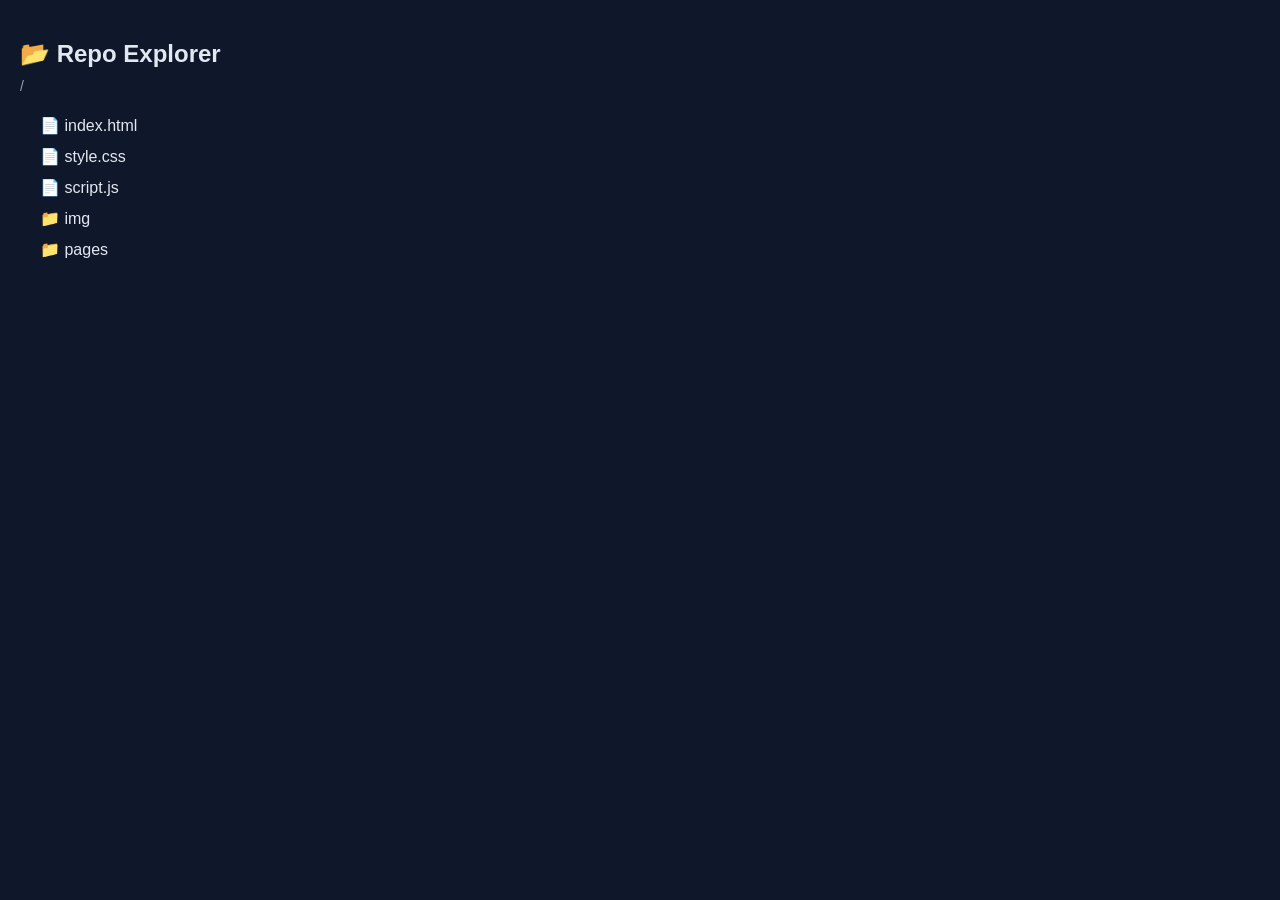
<file: index.html>
<!DOCTYPE html>
<html lang="en">
<head>
<meta charset="UTF-8">
<title>Static Repo Explorer</title>

<style>
    body {
        font-family: Arial, sans-serif;
        background: #0f172a;
        color: #e2e8f0;
        margin: 0;
        padding: 20px;
    }

    h2 {
        margin-bottom: 10px;
    }

    #path {
        margin-bottom: 15px;
        color: #94a3b8;
        font-size: 14px;
    }

    ul {
        list-style: none;
        padding-left: 10px;
    }

    li {
        padding: 6px 10px;
        border-radius: 6px;
        cursor: pointer;
        transition: 0.2s;
    }

    li:hover {
        background: #1e293b;
    }

    .folder::before {
        content: "📁 ";
    }

    .file::before {
        content: "📄 ";
    }

    .back {
        color: #38bdf8;
    }
</style>
</head>

<body>

<h2>📂 Repo Explorer</h2>
<div id="path">/</div>
<ul id="fileList"></ul>

<script>
// ==== EDIT THIS STRUCTURE ====
const repoStructure = {
    "index.html": null,
    "style.css": null,
    "script.js": null,
    "img": {
        "logo.png": null,
        "banner.jpg": null
    },
    "pages": {
        "about.html": null,
        "contact.html": null
    }
};

// ============================

let currentPath = [];
let currentDir = repoStructure;

function render() {
    const list = document.getElementById("fileList");
    const pathDiv = document.getElementById("path");

    list.innerHTML = "";
    pathDiv.textContent = "/" + currentPath.join("/");

    // Back button
    if (currentPath.length > 0) {
        const back = document.createElement("li");
        back.textContent = ".. (go back)";
        back.classList.add("back");
        back.onclick = () => {
            currentPath.pop();
            navigate();
        };
        list.appendChild(back);
    }

    for (let key in currentDir) {
        const li = document.createElement("li");

        if (currentDir[key] === null) {
            li.textContent = key;
            li.classList.add("file");

            li.onclick = () => {
                const newPath = "/" + [...currentPath, key].join("/");
                window.history.pushState({}, "", newPath);
                alert("File path: " + newPath);
            };

        } else {
            li.textContent = key;
            li.classList.add("folder");

            li.onclick = () => {
                currentPath.push(key);
                navigate();
            };
        }

        list.appendChild(li);
    }
}

function navigate() {
    currentDir = repoStructure;

    for (let p of currentPath) {
        currentDir = currentDir[p];
    }

    render();
}

// Initial load
render();
</script>

</body>
</html>
</file>
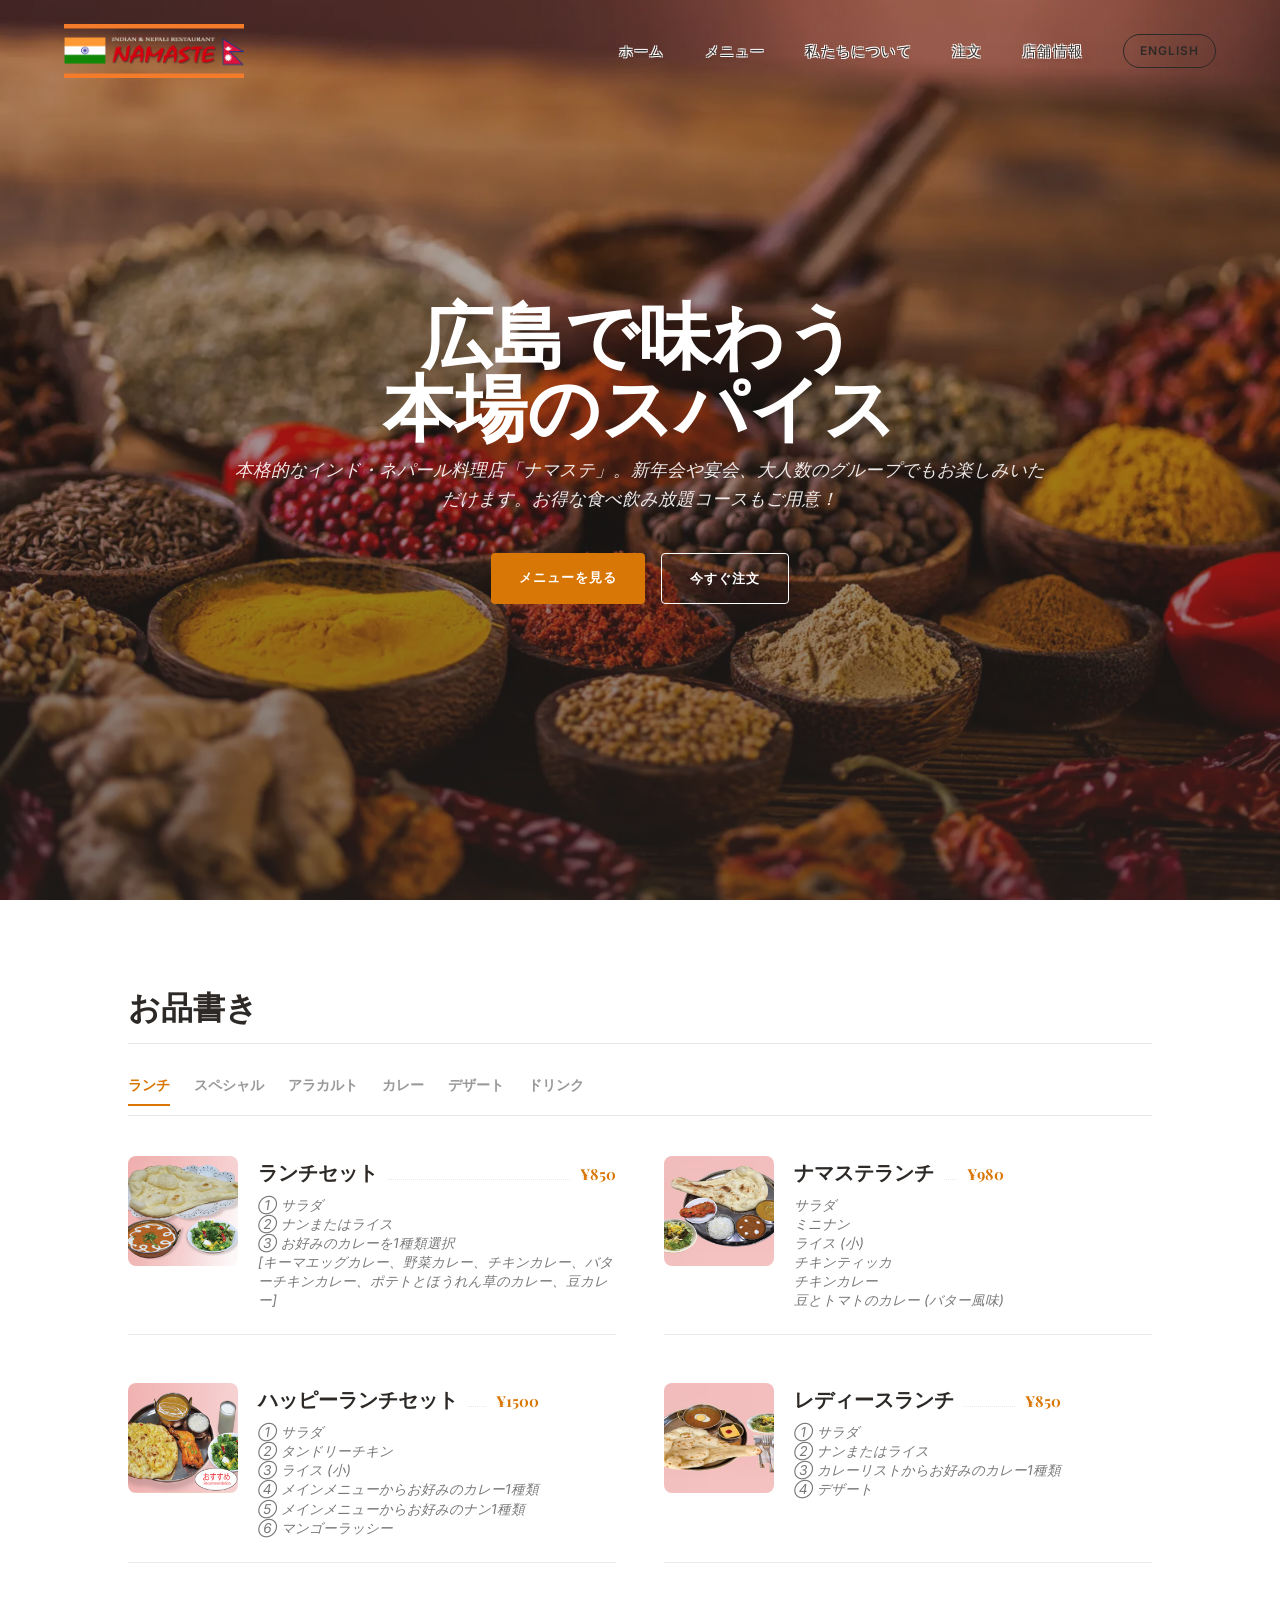
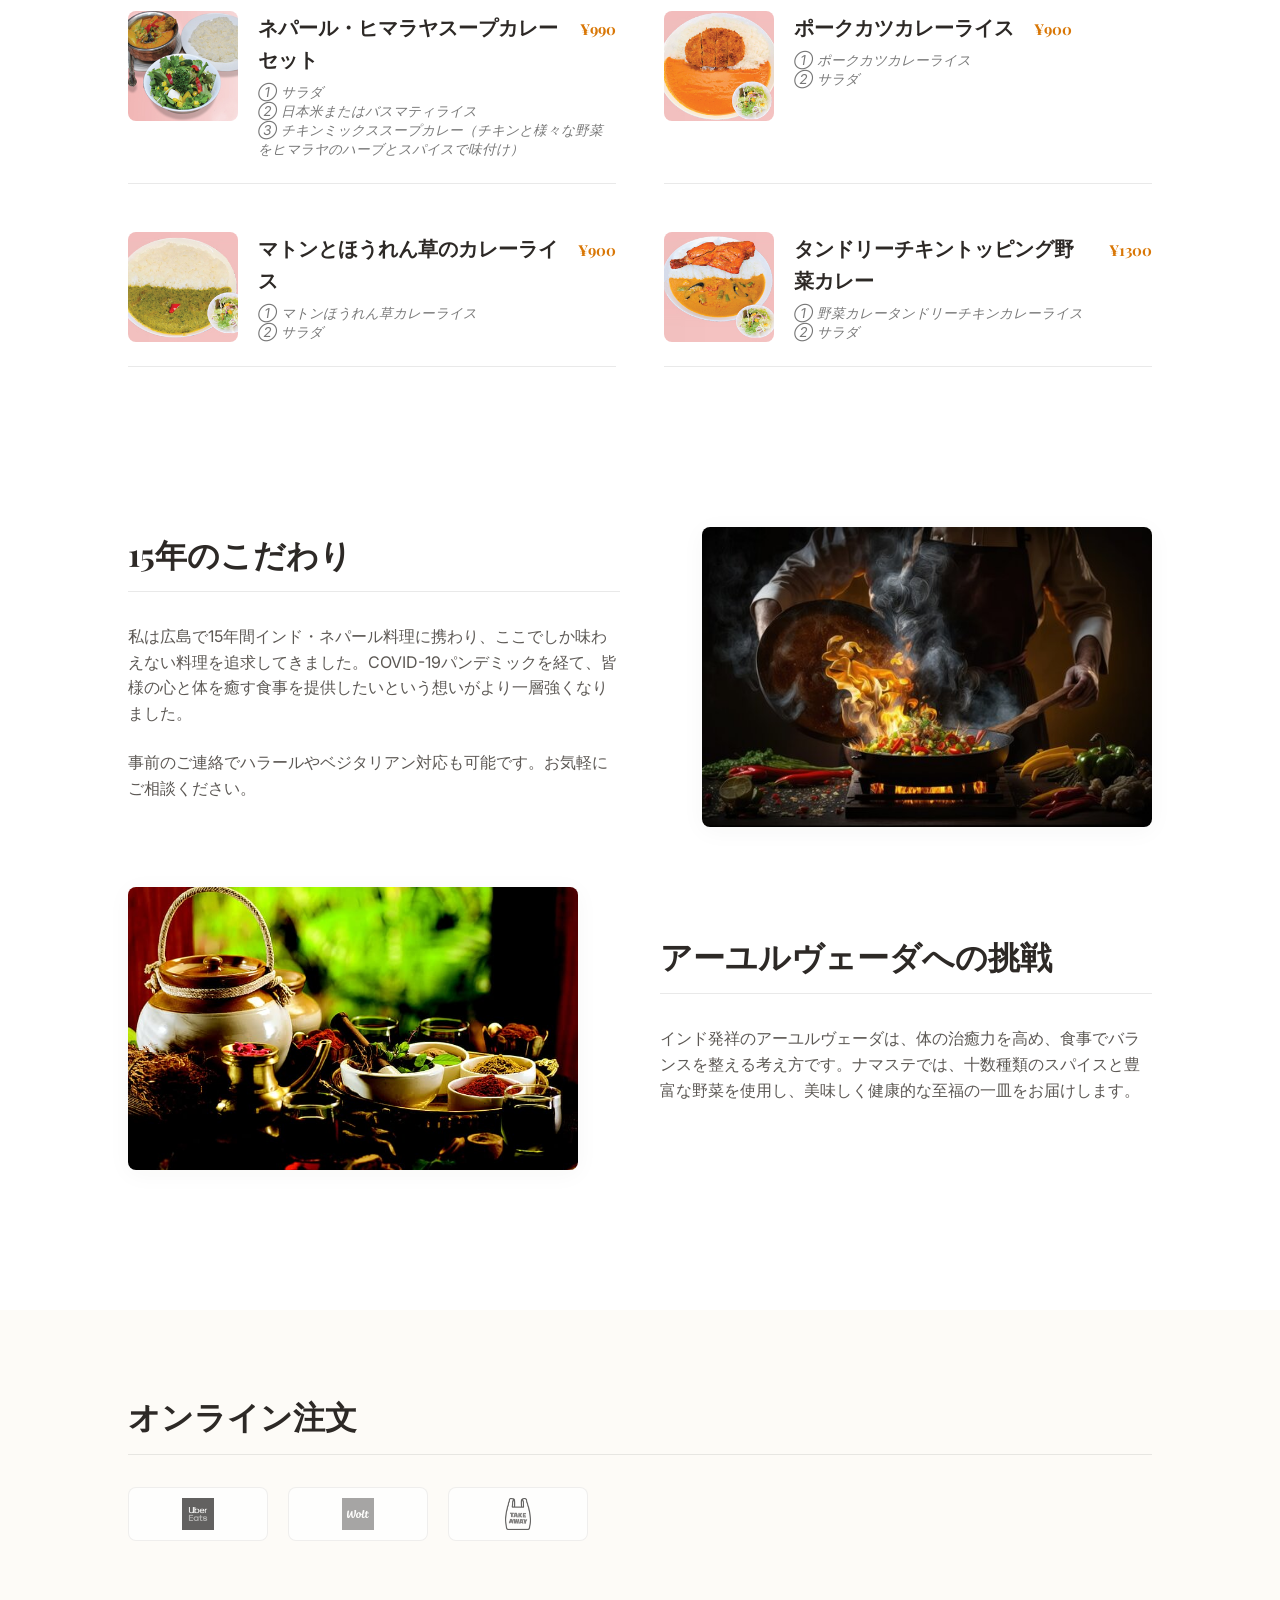
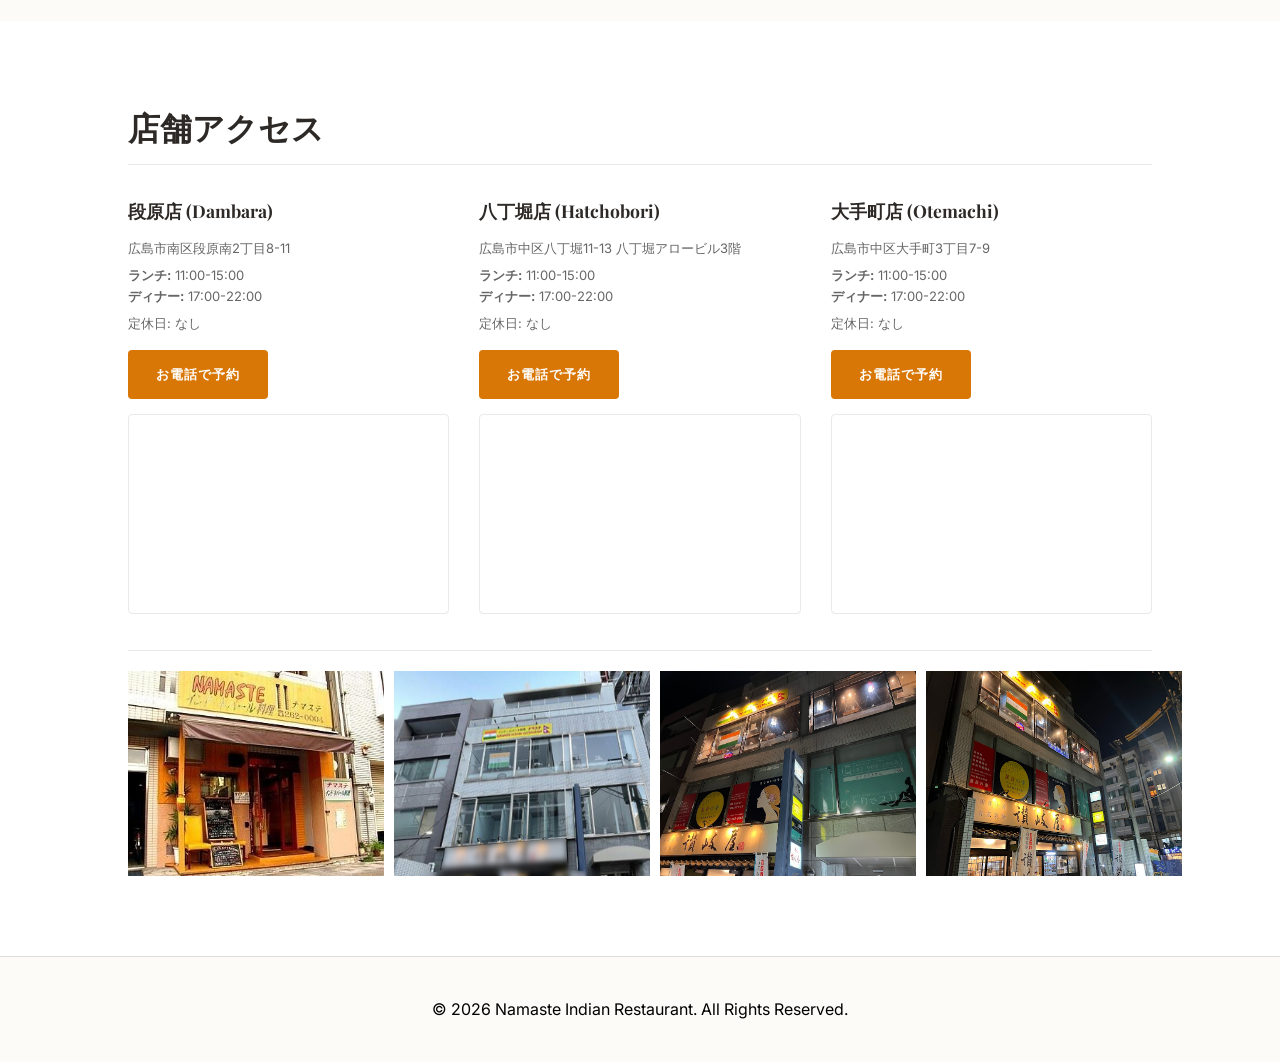
<file: web-v1/index.html>
<!DOCTYPE html>
<html lang="ja">
<head>
    <meta charset="UTF-8">
    <meta name="viewport" content="width=device-width, initial-scale=1.0">
    <link rel="icon" type="image/x-icon" href="./img/logo.png">
    <title>NAMASTE - 広島 本格インド・ネパール料理店</title>
    <link rel="stylesheet" href="./css/index.css">
    <link rel="stylesheet" href="https://cdnjs.cloudflare.com/ajax/libs/font-awesome/6.4.0/css/all.min.css">
</head>
<body>
    <div id="loader">
        <img src="./img/logo.png" alt="NAMASTE" class="loader-logo">
        <div class="loader-bar">
            <div class="loader-progress" id="loader-progress"></div>
        </div>
    </div>
    <header>
        <img src="./img/logo.png" alt="NAMASTE Logo" class="logo">
        <nav>
            <div class="hamburger" id="hamburger">
                <div class="bar"></div>
                <div class="bar"></div>
                <div class="bar"></div>
            </div>
            <ul id="nav-list">
                <li><a href="#home">ホーム</a></li>
                <li><a href="#menu">メニュー</a></li>
                <li><a href="#about">私たちについて</a></li>
                <li><a href="#order">注文</a></li>
                <li><a href="#locations">店舗情報</a></li>
            </ul>
            <a href="./english.page.html" class="language-button">English</a>
        </nav>
    </header>

    <div id="home" class="hero">
        <div class="hero-slider" id="hero-slider">
            <!-- Slides will be injected by JS -->
        </div>
        <div class="hero-content">
            <h2>広島で味わう<br>本場のスパイス</h2>
            <p>本格的なインド・ネパール料理店「ナマステ」。新年会や宴会、大人数のグループでもお楽しみいただけます。お得な食べ飲み放題コースもご用意！</p>
            <div class="cta-buttons">
                <a href="#menu" class="btn btn-primary">メニューを見る</a>
                <a href="#order" class="btn btn-secondary">今すぐ注文</a>
            </div>
        </div>
    </div>

    <section id="menu">
        <div class="container">
            <h2>お品書き</h2>
            <div class="menu-categories" id="menu-categories">
                <button data-category="lunch" class="active">ランチ</button>
                <button data-category="special">スペシャル</button>
                <button data-category="ala-carte">アラカルト</button>
                <button data-category="curry">カレー</button>
                <button data-category="dessert">デザート</button>
                <button data-category="drinks">ドリンク</button>
            </div>

            <!-- Drinks Filter (Hidden by default) -->
            <div id="drinks-filter" class="filter-container" style="display: none;">
                <button class="filter-btn active" data-cat="all"><i class="fas fa-star"></i>すべて</button>
                <button class="filter-btn" data-cat="beer"><i class="fas fa-beer"></i>ビール</button>
                <button class="filter-btn" data-cat="whiskey"><i class="fas fa-whiskey-glass"></i>ウィスキー</button>
                <button class="filter-btn" data-cat="cocktail"><i class="fas fa-cocktail"></i>カクテル</button>
                <button class="filter-btn" data-cat="wine"><i class="fas fa-wine-bottle"></i>ワイン</button>
                <button class="filter-btn" data-cat="soft"><i class="fas fa-glass-water"></i>ソフト</button>
            </div>

            <div class="menu-grid" id="menu-grid">
                <!-- Data will be injected here -->
            </div>
        </div>
    </section>

    <section id="about">
        <div class="about-content">
            <div class="about-text">
                <h2>15年のこだわり</h2>
                <p>私は広島で15年間インド・ネパール料理に携わり、ここでしか味わえない料理を追求してきました。COVID-19パンデミックを経て、皆様の心と体を癒す食事を提供したいという想いがより一層強くなりました。</p>
                <p>事前のご連絡でハラールやベジタリアン対応も可能です。お気軽にご相談ください。</p>
            </div>
            <img src="./img/Ecperence.jpg" alt="Experience" class="about-image">
        </div>

        <div class="about-content" style="flex-direction: row-reverse;">
            <div class="about-text">
                <h2>アーユルヴェーダへの挑戦</h2>
                <p>インド発祥のアーユルヴェーダは、体の治癒力を高め、食事でバランスを整える考え方です。ナマステでは、十数種類のスパイスと豊富な野菜を使用し、美味しく健康的な至福の一皿をお届けします。</p>
            </div>
            <img src="./img/Aayurveda.jpg" alt="Ayurveda" class="about-image">
        </div>
    </section>

    <section id="order" style="background: var(--bg-cream);">
        <h2>オンライン注文</h2>
        <div class="order-grid">
            <div class="online-order" data-platform="ubereats">
                <img src="./img/ubber_eats.png" alt="Uber Eats">
                <p>Uber Eats</p>
            </div>
            <div class="online-order" data-platform="wolt">
                <img src="./img/wolt.png" alt="Wolt">
                <p>Wolt</p>
            </div>
            <div class="online-order" data-platform="takeaway">
                <img src="./img/take_away.png" alt="Takeaway">
                <p>お持ち帰り予約</p>
            </div>
        </div>
    </section>

    <!-- Branch Selection Modal -->
    <div id="branch-modal" class="branch-modal">
        <div class="modal-content">
            <span class="close-modal" id="close-modal">&times;</span>
            <h3 id="modal-title">店舗を選択してください</h3>
            <p id="modal-subtitle">注文する店舗を選んでください</p>
            <div class="branch-options">
                <button class="branch-btn" data-branch="dambara">段原店 (Dambara)</button>
                <button class="branch-btn" data-branch="hatchobori">八丁堀店 (Hatchobori)</button>
                <button class="branch-btn" data-branch="otemachi">大手町店 (Otemachi)</button>
            </div>
            <div id="branch-info" class="branch-info">
                <p id="branch-phone" style="font-weight: bold; margin-top: 15px;"></p>
                <a href="#" id="platform-link" class="btn btn-primary" style="display: block; margin-top: 20px;" target="_blank">注文に進む</a>
            </div>
        </div>
    </div>

    <section id="locations">
        <h2>店舗アクセス</h2>
        <div class="footer-container">
            <div class="store-section">
                <div class="store-info">
                    <h3>段原店 (Dambara)</h3>
                    <p>広島市南区段原南2丁目8-11</p>
                    <p><strong>ランチ:</strong> 11:00-15:00<br><strong>ディナー:</strong> 17:00-22:00</p>
                    <p>定休日: なし</p>
                    <a href="tel:0822620004" class="btn btn-primary" style="display:inline-block; margin-top:10px;">お電話で予約</a>
                </div>
                <div class="store-map">
                    <iframe src="https://www.google.com/maps/embed?pb=!1m18!1m12!1m3!1d3292.834479536854!2d132.4746681762694!3d34.380482600201666!2m3!1f0!2f0!3f0!3m2!1i1024!2i768!4f13.1!3m3!1m2!1s0x355aa1fa2b9f9dbb%3A0xc8619b142b83a390!2sNamaste%20Indian%20Restaurant!5e0!3m2!1sja!2sjp!4v1722156039925!5m2!1sja!2sjp" allowfullscreen="" loading="lazy"></iframe>
                </div>
            </div>

            <div class="store-section">
                <div class="store-info">
                    <h3>八丁堀店 (Hatchobori)</h3>
                    <p>広島市中区八丁堀11-13 八丁堀アロービル3階</p>
                    <p><strong>ランチ:</strong> 11:00-15:00<br><strong>ディナー:</strong> 17:00-22:00</p>
                    <p>定休日: なし</p>
                    <a href="tel:0822223240" class="btn btn-primary" style="display:inline-block; margin-top:10px;">お電話で予約</a>
                </div>
                <div class="store-map">
                    <iframe src="https://www.google.com/maps/embed?pb=!1m18!1m12!1m3!1d1646.223243427513!2d132.4632983!3d34.3949144!2m3!1f0!2f0!3f0!3m2!1i1024!2i768!4f13.1!3m3!1m2!1s0x355aa1fa2b753d3b%3A0x86414e2672b36241!2sNamaste!5e0!3m2!1sja!2sjp!4v1722155932409!5m2!1sja!2sjp" allowfullscreen="" loading="lazy"></iframe>
                </div>
            </div>

            <div class="store-section">
                <div class="store-info">
                    <h3>大手町店 (Otemachi)</h3>
                    <p>広島市中区大手町3丁目7-9</p>
                    <p><strong>ランチ:</strong> 11:00-15:00<br><strong>ディナー:</strong> 17:00-22:00</p>
                    <p>定休日: なし</p>
                    <a href="tel:0822416001" class="btn btn-primary" style="display:inline-block; margin-top:10px;">お電話で予約</a>
                </div>
                <div class="store-map">
                    <iframe src="https://www.google.com/maps/embed?pb=!1m18!1m12!1m3!1d3292.413155708573!2d132.4533!3d34.3888!2m3!1f0!2f0!3f0!3m2!1i1024!2i768!4f13.1!3m3!1m2!1s0x355aa210f1350001%3A0x5821c1f760e00000!2sOtemachi%20Branch!5e0!3m2!1sja!2sjp!4v1722156000000!5m2!1sja!2sjp" allowfullscreen="" loading="lazy"></iframe>
                </div>
            </div>
        </div>
        <div class="store-images">
            <img src="./img/store_damnbara.jpg" alt="Dambara Store" class="store-image" style="width:25%;">
            <img src="./img/New_location.jpg" alt="Hatchobori Store" class="store-image" style="width:25%;">
            <img src="./img/NEW_store_1.jpeg" alt="Store Front 1" class="store-image" style="width:25%;">
            <img src="./img/NEW_store_2.jpeg" alt="Store Front 2" class="store-image" style="width:25%;">
        </div>
    </section>

    <button id="page-top" title="トップへ戻る">↑</button>

    <footer style="padding: 40px 10%; text-align: center; border-top: 1px solid #ddd;">
        <p>&copy; 2026 Namaste Indian Restaurant. All Rights Reserved.</p>
    </footer>

    <script src="./js/pagetop.js"></script>
    <script type="module" src="./js/jp.index.js"></script>
</body>
</html>
</file>
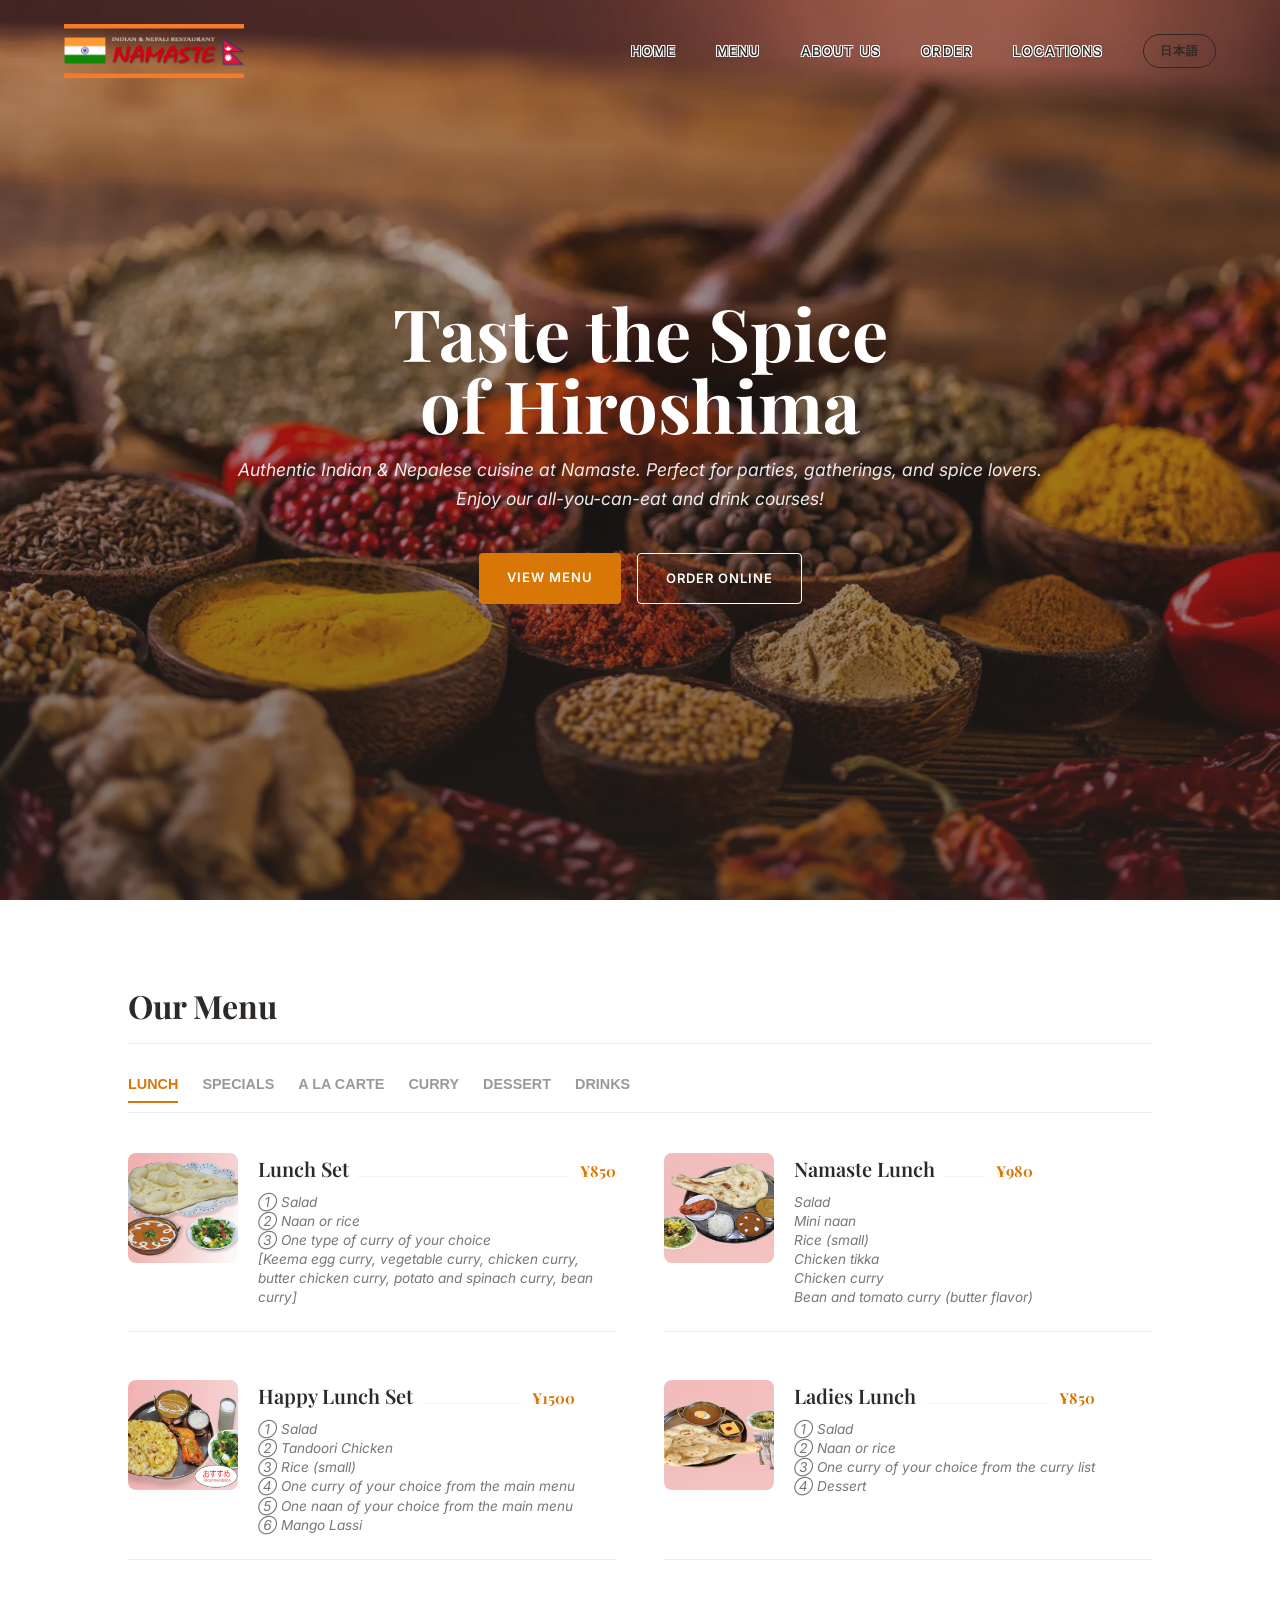
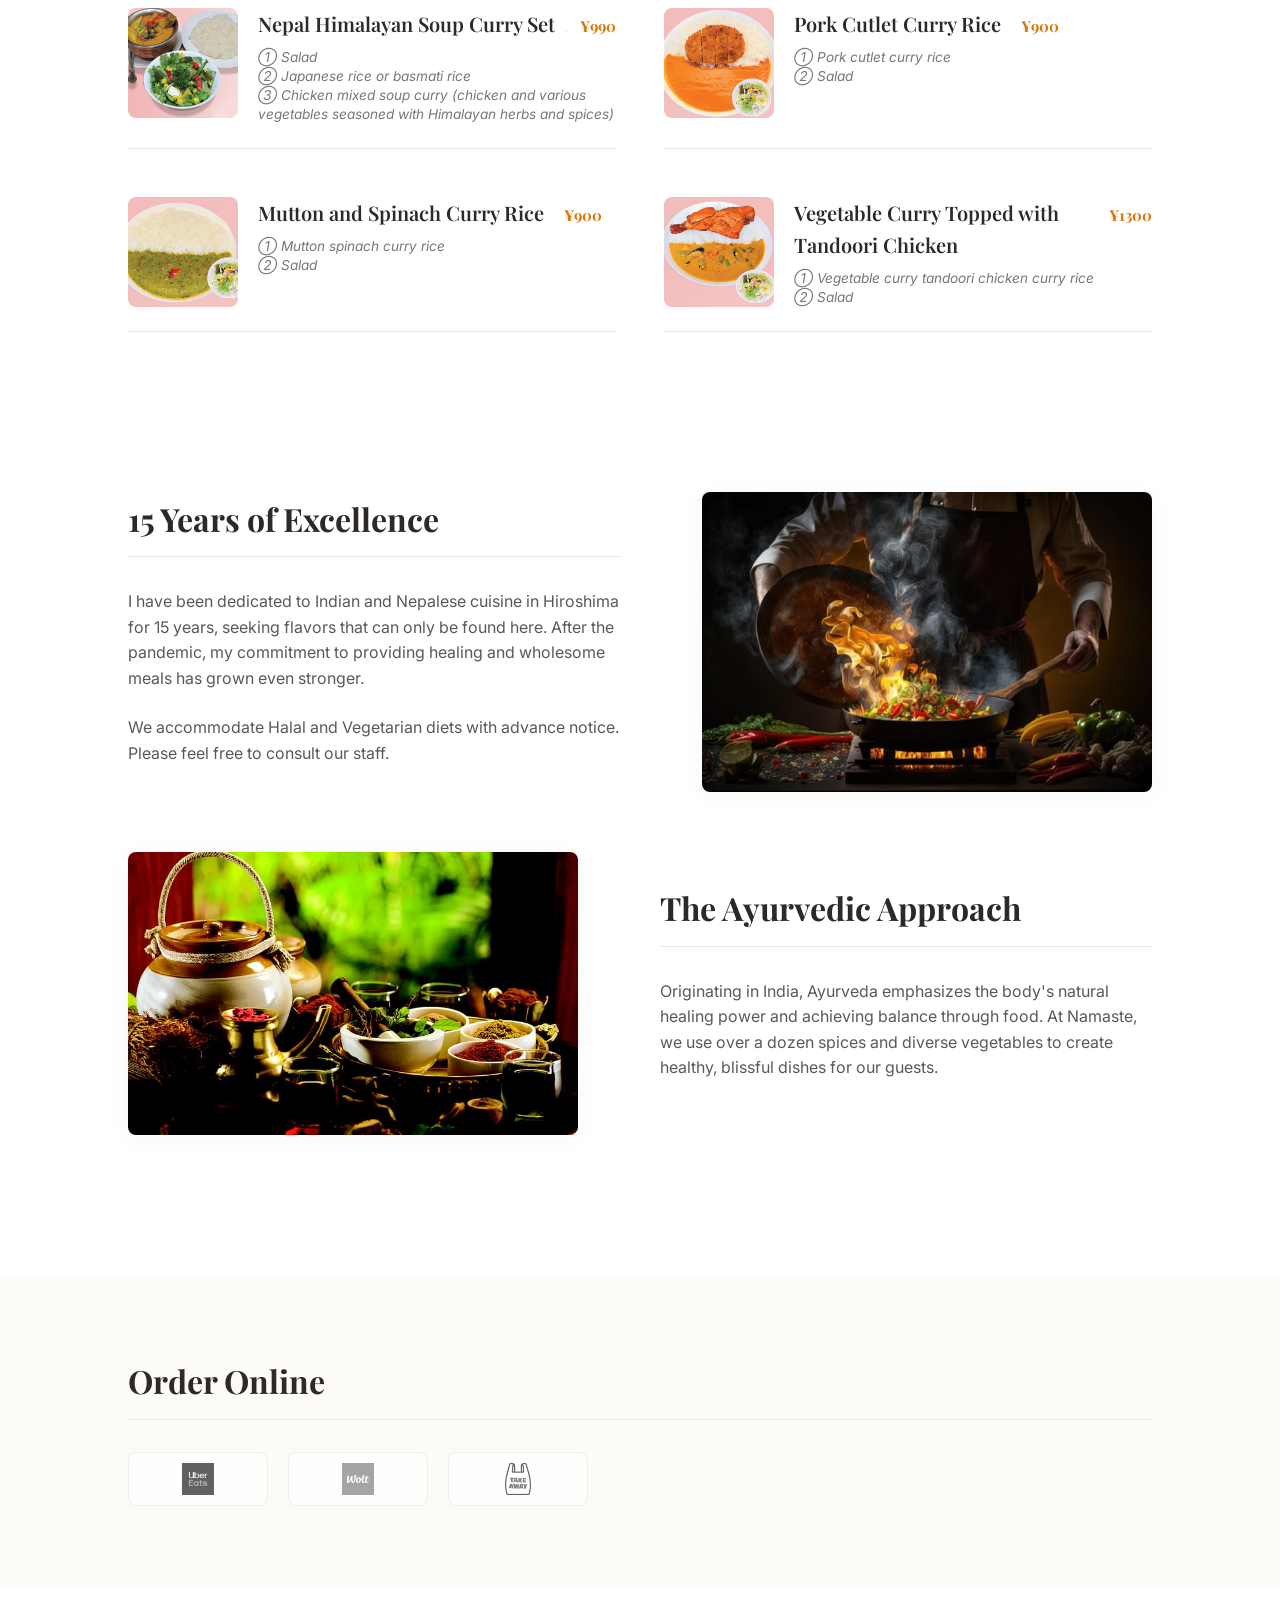
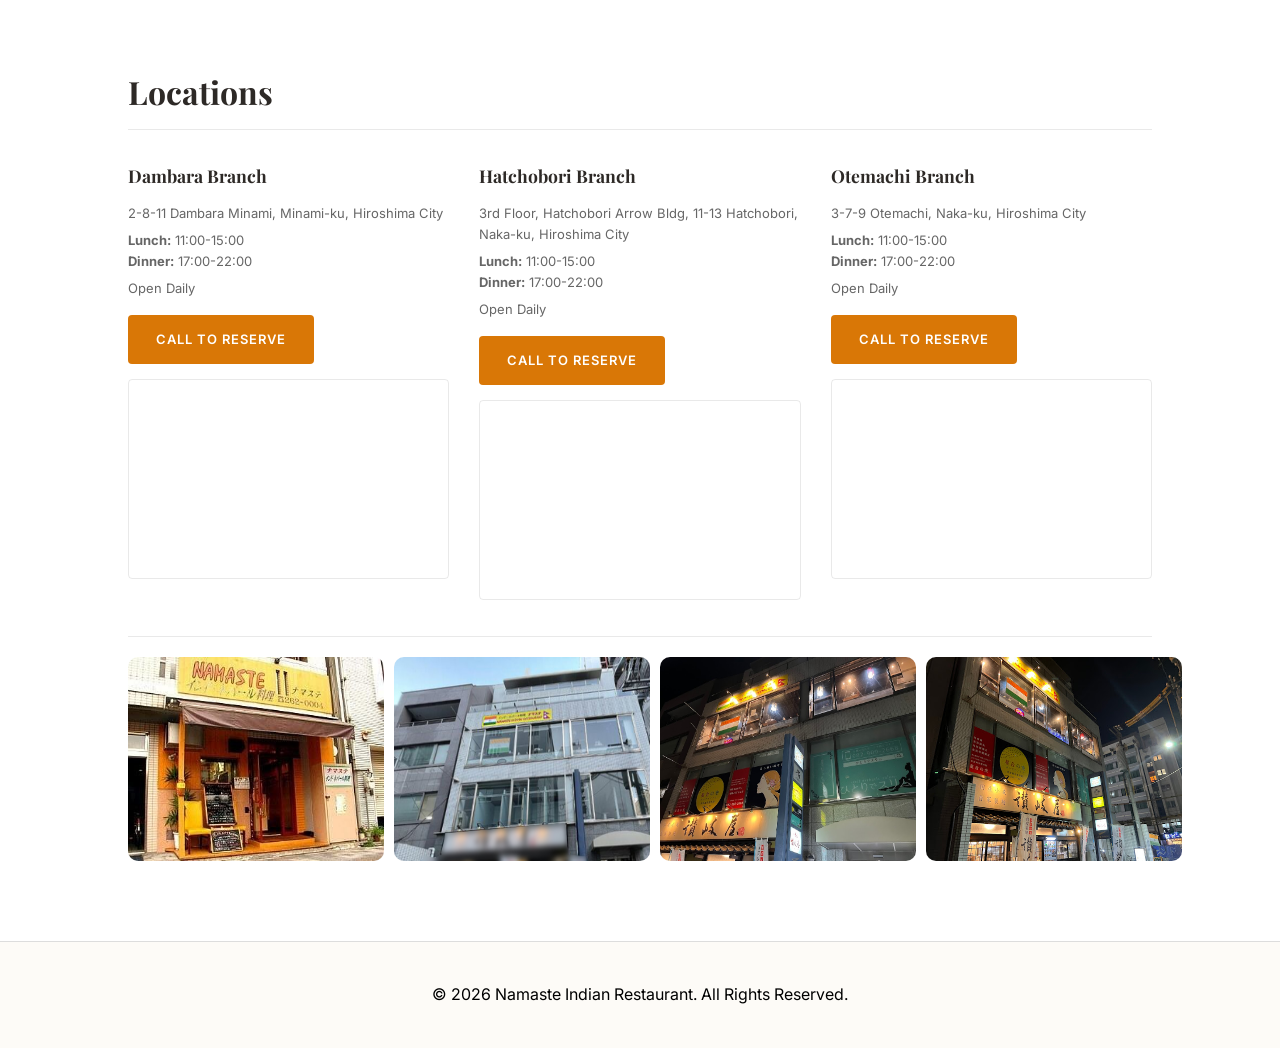
<file: english.page.html>
<!DOCTYPE html>
<html lang="en">
<head>
    <meta charset="UTF-8">
    <meta name="viewport" content="width=device-width, initial-scale=1.0">
    <link rel="icon" type="image/x-icon" href="./img/logo.png">
    <title>NAMASTE - Authentic Indian Restaurant in Hiroshima</title>
    <link rel="stylesheet" href="./css/index.css">
    <link rel="stylesheet" href="https://cdnjs.cloudflare.com/ajax/libs/font-awesome/6.4.0/css/all.min.css">
</head>
<body>
    <div id="loader">
        <img src="./img/logo.png" alt="NAMASTE" class="loader-logo">
        <div class="loader-bar">
            <div class="loader-progress" id="loader-progress"></div>
        </div>
    </div>
    <header>
        <img src="./img/logo.png" alt="NAMASTE Logo" class="logo">
        <nav>
            <div class="hamburger" id="hamburger">
                <div class="bar"></div>
                <div class="bar"></div>
                <div class="bar"></div>
            </div>
            <ul id="nav-list">
                <li><a href="#home">Home</a></li>
                <li><a href="#menu">Menu</a></li>
                <li><a href="#about">About Us</a></li>
                <li><a href="#order">Order</a></li>
                <li><a href="#locations">Locations</a></li>
            </ul>
            <a href="./index.html" class="language-button">日本語</a>
        </nav>
    </header>

    <div id="home" class="hero">
        <div class="hero-slider" id="hero-slider">
            <!-- Slides will be injected by JS -->
        </div>
        <div class="hero-content">
            <h2>Taste the Spice<br>of Hiroshima</h2>
            <p>Authentic Indian & Nepalese cuisine at Namaste. Perfect for parties, gatherings, and spice lovers. Enjoy our all-you-can-eat and drink courses!</p>
            <div class="cta-buttons">
                <a href="#menu" class="btn btn-primary">View Menu</a>
                <a href="#order" class="btn btn-secondary">Order Online</a>
            </div>
        </div>
    </div>

    <section id="menu">
        <div class="container">
            <h2>Our Menu</h2>
            <div class="menu-categories" id="menu-categories">
                <button data-category="lunch" class="active">Lunch</button>
                <button data-category="special">Specials</button>
                <button data-category="ala-carte">A La Carte</button>
                <button data-category="curry">Curry</button>
                <button data-category="dessert">Dessert</button>
                <button data-category="drinks">Drinks</button>
            </div>

            <!-- Drinks Filter -->
            <div id="drinks-filter" class="filter-container" style="display: none;">
                <button class="filter-btn active" data-cat="all"><i class="fas fa-star"></i>All</button>
                <button class="filter-btn" data-cat="beer"><i class="fas fa-beer"></i>Beer</button>
                <button class="filter-btn" data-cat="whiskey"><i class="fas fa-whiskey-glass"></i>Whiskey</button>
                <button class="filter-btn" data-cat="cocktail"><i class="fas fa-cocktail"></i>Cocktail</button>
                <button class="filter-btn" data-cat="wine"><i class="fas fa-wine-bottle"></i>Wine</button>
                <button class="filter-btn" data-cat="soft"><i class="fas fa-glass-water"></i>Soft Drinks</button>
            </div>

            <div class="menu-grid" id="menu-grid">
                <!-- Data will be injected here -->
            </div>
        </div>
    </section>

    <section id="about">
        <div class="about-content">
            <div class="about-text">
                <h2>15 Years of Excellence</h2>
                <p>I have been dedicated to Indian and Nepalese cuisine in Hiroshima for 15 years, seeking flavors that can only be found here. After the pandemic, my commitment to providing healing and wholesome meals has grown even stronger.</p>
                <p>We accommodate Halal and Vegetarian diets with advance notice. Please feel free to consult our staff.</p>
            </div>
            <img src="./img/Ecperence.jpg" alt="Experience" class="about-image">
        </div>

        <div class="about-content" style="flex-direction: row-reverse;">
            <div class="about-text">
                <h2>The Ayurvedic Approach</h2>
                <p>Originating in India, Ayurveda emphasizes the body's natural healing power and achieving balance through food. At Namaste, we use over a dozen spices and diverse vegetables to create healthy, blissful dishes for our guests.</p>
            </div>
            <img src="./img/Aayurveda.jpg" alt="Ayurveda" class="about-image">
        </div>
    </section>

    <section id="order" style="background: var(--bg-cream);">
        <h2>Order Online</h2>
        <div class="order-grid">
            <div class="online-order">
                <img src="./img/ubber_eats.png" alt="Uber Eats">
                <p>Uber Eats</p>
            </div>
            <div class="online-order">
                <img src="./img/wolt.png" alt="Wolt">
                <p>Wolt</p>
            </div>
            <div class="online-order">
                <img src="./img/take_away.png" alt="Takeaway">
                <p>Takeaway Reservation</p>
            </div>
        </div>
    </section>

    <!-- Branch Selection Modal -->
    <div id="branch-modal" class="branch-modal">
        <div class="modal-content">
            <span class="close-modal" id="close-modal">&times;</span>
            <h3 id="modal-title">Select a Branch</h3>
            <p id="modal-subtitle">Choose the location you want to order from</p>
            <div class="branch-options">
                <button class="branch-btn" data-branch="dambara">Dambara Branch</button>
                <button class="branch-btn" data-branch="hatchobori">Hatchobori Branch</button>
                <button class="branch-btn" data-branch="otemachi">Otemachi Branch</button>
            </div>
            <div id="branch-info" class="branch-info">
                <p id="branch-phone" style="font-weight: bold; margin-top: 15px;"></p>
                <a href="#" id="platform-link" class="btn btn-primary" style="display: block; margin-top: 20px;" target="_blank">Proceed to Order</a>
            </div>
        </div>
    </div>

    <section id="locations">
        <h2>Locations</h2>
        <div class="footer-container">
            <div class="store-section">
                <div class="store-info">
                    <h3>Dambara Branch</h3>
                    <p>2-8-11 Dambara Minami, Minami-ku, Hiroshima City</p>
                    <p><strong>Lunch:</strong> 11:00-15:00<br><strong>Dinner:</strong> 17:00-22:00</p>
                    <p>Open Daily</p>
                    <a href="tel:0822620004" class="btn btn-primary" style="display:inline-block; margin-top:10px;">Call to Reserve</a>
                </div>
                <div class="store-map">
                    <iframe src="https://www.google.com/maps/embed?pb=!1m18!1m12!1m3!1d3292.834479536854!2d132.4746681762694!3d34.380482600201666!2m3!1f0!2f0!3f0!3m2!1i1024!2i768!4f13.1!3m3!1m2!1s0x355aa1fa2b9f9dbb%3A0xc8619b142b83a390!2sNamaste%20Indian%20Restaurant!5e0!3m2!1sen!2sjp!4v1722156039925!5m2!1sen!2sjp" allowfullscreen="" loading="lazy"></iframe>
                </div>
            </div>

            <div class="store-section">
                <div class="store-info">
                    <h3>Hatchobori Branch</h3>
                    <p>3rd Floor, Hatchobori Arrow Bldg, 11-13 Hatchobori, Naka-ku, Hiroshima City</p>
                    <p><strong>Lunch:</strong> 11:00-15:00<br><strong>Dinner:</strong> 17:00-22:00</p>
                    <p>Open Daily</p>
                    <a href="tel:0822223240" class="btn btn-primary" style="display:inline-block; margin-top:10px;">Call to Reserve</a>
                </div>
                <div class="store-map">
                    <iframe src="https://www.google.com/maps/embed?pb=!1m14!1m8!1m3!1d13169.012060725228!2d132.4432983!3d34.3949144!3m2!1i1024!2i768!4f13.1!3m3!1m2!1s0x355aa1fa2b753d3b%3A0x86414e2672b36241!2sNamaste!5e0!3m2!1sen!2sjp!4v1722155932409!5m2!1sen!2sjp" allowfullscreen="" loading="lazy"></iframe>
                </div>
            </div>

            <div class="store-section">
                <div class="store-info">
                    <h3>Otemachi Branch</h3>
                    <p>3-7-9 Otemachi, Naka-ku, Hiroshima City</p>
                    <p><strong>Lunch:</strong> 11:00-15:00<br><strong>Dinner:</strong> 17:00-22:00</p>
                    <p>Open Daily</p>
                    <a href="tel:0822416001" class="btn btn-primary" style="display:inline-block; margin-top:10px;">Call to Reserve</a>
                </div>
                <div class="store-map">
                    <iframe src="https://www.google.com/maps/embed?pb=!1m18!1m12!1m3!1d3292.413155708573!2d132.4533!3d34.3888!2m3!1f0!2f0!3f0!3m2!1i1024!2i768!4f13.1!3m3!1m2!1s0x355aa210f1350001%3A0x5821c1f760e00000!2sOtemachi%20Branch!5e0!3m2!1sen!2sjp!4v1722156000000!5m2!1sen!2sjp" allowfullscreen="" loading="lazy"></iframe>
                </div>
            </div>
        </div>
        <div class="store-images" style="display:flex; gap:10px; margin-top:30px;">
            <img src="./img/store_damnbara.jpg" alt="Dambara Store" class="store-image" style="width:25%; border-radius:10px;">
            <img src="./img/New_location.jpg" alt="Hatchobori Store" class="store-image" style="width:25%; border-radius:10px;">
            <img src="./img/NEW_store_1.jpeg" alt="Store Front 1" class="store-image" style="width:25%; border-radius:10px;">
            <img src="./img/NEW_store_2.jpeg" alt="Store Front 2" class="store-image" style="width:25%; border-radius:10px;">
        </div>
    </section>

    <button id="page-top" title="Back to Top">↑</button>

    <footer style="padding: 40px 10%; text-align: center; border-top: 1px solid #ddd;">
        <p>&copy; 2026 Namaste Indian Restaurant. All Rights Reserved.</p>
    </footer>

    <script src="./js/pagetop.js"></script>
    <script type="module" src="./js/index.js"></script>
</body>
</html>
</file>
<file: web-v1/css/index.css>
@import url('https://fonts.googleapis.com/css2?family=Playfair+Display:ital,wght@0,400..900;1,400..900&family=Inter:wght@300;400;600&display=swap');

:root {
    --primary: #D97706; /* Saffron */
    --primary-dark: #B45309;
    --accent: #5A5A40; /* Olive */
    --bg-cream: #FDFBF7;
    --text-dark: #2D2926;
    --text-muted: #5C5854;
    --line-color: rgba(45, 41, 38, 0.1);
    --white: #FFFFFF;
    --transition: all 0.3s cubic-bezier(0.4, 0, 0.2, 1);
    --shadow: 0 4px 25px rgba(45, 41, 38, 0.04);
}

* {
    margin: 0;
    padding: 0;
    box-sizing: border-box;
}

html {
    scroll-behavior: smooth;
}

body {
    font-family: 'Helvetica Neue', 'Inter', sans-serif;
    background-color: var(--bg-cream);
    color: var(--warm-ink);
    line-height: 1.6;
    overflow-x: hidden;
}

h1, h2, h3, .serif {
    font-family: 'Playfair Display', 'Georgia', serif;
    color: var(--text-dark);
}

/* Header & Navigation */
header {
    position: fixed;
    top: 0;
    left: 0;
    width: 100%;
    background: transparent;
    border-bottom: 1px solid transparent;
    z-index: 1000;
    padding: 1.5rem 5%;
    display: flex;
    justify-content: space-between;
    align-items: center;
    transition: var(--transition);
}

#nav-list a {
    color: var(--text-dark);
    font-weight: 700;
    font-size: 0.85rem;
    text-transform: uppercase;
    letter-spacing: 1.2px;
    transition: var(--transition);
    /* White text outline effect */
    text-shadow: 
        -1px -1px 0 #fff,  
         1px -1px 0 #fff,
        -1px  1px 0 #fff,
         1px  1px 0 #fff,
         0px 2px 5px rgba(0,0,0,0.2);
}

header.scrolled {
    background: rgba(255, 255, 255, 0.98);
    padding: 0.8rem 5%;
    border-bottom: 1px solid var(--line-color);
    box-shadow: 0 4px 20px rgba(0,0,0,0.08);
}

header.scrolled #nav-list a {
    color: var(--text-dark);
    text-shadow: none;
}

header.scrolled .bar {
    background: var(--text-dark);
}

header.scrolled .logo {
    height: 48px;
}

.logo {
    height: 54px;
    transition: var(--transition);
}

.logo:hover {
    transform: scale(1.02);
}

nav {
    display: flex;
    align-items: center;
    gap: 2.5rem;
}

#nav-list {
    display: flex;
    list-style: none;
    gap: 2.5rem;
}

#nav-list a {
    text-decoration: none;
    color: var(--text-dark);
    font-weight: 500;
    font-size: 0.85rem;
    text-transform: uppercase;
    letter-spacing: 1.2px;
    transition: var(--transition);
}

#nav-list a:hover {
    color: var(--primary);
}

.language-button {
    border: 1px solid var(--text-dark);
    color: var(--text-dark);
    padding: 6px 16px;
    border-radius: 20px;
    text-decoration: none;
    font-weight: 600;
    font-size: 0.75rem;
    text-transform: uppercase;
    letter-spacing: 1px;
    transition: var(--transition);
}

.language-button:hover {
    background: var(--text-dark);
    color: #fff;
}

/* Hero Section */
.hero {
    height: 100vh;
    width: 100%;
    position: relative;
    display: flex;
    align-items: center;
    justify-content: center;
    text-align: center;
    color: var(--white);
    background: #2D2926;
    overflow: hidden;
}

.hero::before {
    content: '';
    position: absolute;
    top: 0;
    left: 0;
    width: 100%;
    height: 100%;
    background: linear-gradient(to bottom, rgba(45, 41, 38, 0.3), rgba(45, 41, 38, 0.6));
    z-index: 1;
}

.bg-img {
    position: absolute;
    top: 0;
    left: 0;
    width: 100%;
    height: 100%;
    object-fit: cover;
    z-index: 0;
}

.hero-content {
    position: relative;
    z-index: 2;
    max-width: 900px;
    padding: 0 40px;
}

.hero h2 {
    font-size: clamp(2.5rem, 8vw, 4.5rem);
    margin-bottom: 1rem;
    line-height: 1;
    color: var(--white);
}

.hero p {
    font-size: 1.1rem;
    margin-bottom: 2.5rem;
    font-style: italic;
    opacity: 0.9;
}

.cta-buttons {
    display: flex;
    gap: 1rem;
    justify-content: center;
}

.btn {
    padding: 14px 28px;
    border-radius: 4px;
    text-decoration: none;
    font-weight: 600;
    font-size: 13px;
    text-transform: uppercase;
    letter-spacing: 1px;
    cursor: pointer;
    transition: var(--transition);
    border: none;
}

.btn-primary {
    background: var(--primary);
    color: var(--white);
}

.btn-primary:hover {
    opacity: 0.9;
    transform: translateY(-2px);
}

.btn-secondary {
    background: transparent;
    color: var(--white);
    border: 1px solid var(--white);
}

.btn-secondary:hover {
    background: var(--white);
    color: var(--text-dark);
    transform: translateY(-2px);
}

/* Sections General */
section {
    padding: 80px 10%;
    background: var(--white);
}

section h2 {
    font-size: 2rem;
    text-align: left;
    margin-bottom: 2rem;
    border-bottom: 1px solid var(--line-color);
    padding-bottom: 12px;
}

/* About / Experience Sections */
.about-content {
    display: flex;
    align-items: center;
    gap: 8%;
    margin-bottom: 60px;
}

.about-text p {
    margin-bottom: 1.5rem;
    color: var(--text-muted);
}

.about-image {
    flex: 1;
    max-width: 450px;
    border-radius: 8px;
    box-shadow: var(--shadow);
}

/* Menu Section */
.menu-categories {
    display: flex;
    gap: 1.5rem;
    margin-bottom: 2.5rem;
    border-bottom: 1px solid var(--line-color);
    padding-bottom: 10px;
}

.menu-categories button {
    background: transparent;
    border: none;
    padding: 0 0 10px 0;
    cursor: pointer;
    font-size: 0.9rem;
    font-weight: 600;
    color: #999;
    transition: var(--transition);
    position: relative;
    text-transform: uppercase;
}

.menu-categories button.active {
    color: var(--primary);
}

.menu-categories button.active::after {
    content: '';
    position: absolute;
    bottom: -1px;
    left: 0;
    width: 100%;
    height: 2px;
    background: var(--primary);
}

.menu-grid {
    display: grid;
    grid-template-columns: repeat(auto-fill, minmax(320px, 1fr));
    gap: 40px;
}

.menu-item {
    display: flex;
    gap: 20px;
    align-items: flex-start;
}

.menu-item img {
    width: 110px;
    height: 110px;
    object-fit: cover;
    border-radius: 8px;
    background: #f0f0ed;
}

.menu-item-content h3 {
    font-size: 1.1rem;
    margin-bottom: 0.4rem;
}

.menu-item-content p {
    font-size: 0.85rem;
    color: #777;
    line-height: 1.4;
}

.menu-item-content .price {
    color: var(--primary);
    font-weight: 700;
    margin-top: 6px;
    font-size: 0.95rem;
}

/* Drink Filters Redesign */
.filter-container {
    display: flex;
    justify-content: center;
    gap: 12px;
    margin-top: 40px;
    margin-bottom: 40px;
    flex-wrap: wrap;
    background: #f8f8f6;
    padding: 10px;
    border-radius: 50px;
}

.filter-btn {
    background: transparent;
    border: none;
    padding: 12px 24px;
    border-radius: 40px;
    cursor: pointer;
    display: flex;
    align-items: center;
    gap: 10px;
    font-size: 0.85rem;
    font-weight: 600;
    color: var(--text-muted);
    transition: var(--transition);
    text-transform: uppercase;
    letter-spacing: 0.5px;
}

.filter-btn i {
    font-size: 1.1rem;
    color: var(--primary);
}

.filter-btn.active {
    background: var(--white);
    color: var(--text-dark);
    box-shadow: 0 4px 12px rgba(0,0,0,0.05);
}

.filter-btn:hover:not(.active) {
    color: var(--primary);
}

/* Online Ordering Strip */
.order-grid {
    display: flex;
    gap: 20px;
    justify-content: flex-start;
    flex-wrap: wrap;
    align-items: center;
}

.online-order {
    height: 54px;
    width: 140px;
    border: 1px solid var(--line-color);
    border-radius: 8px;
    display: flex;
    align-items: center;
    justify-content: center;
    background: white;
    padding: 10px;
    cursor: pointer;
    transition: var(--transition);
    filter: grayscale(1) opacity(0.7);
}

.online-order:hover {
    border-color: var(--primary);
    filter: grayscale(0) opacity(1);
    transform: translateY(-2px);
    box-shadow: 0 4px 12px rgba(0,0,0,0.05);
}

.online-order img {
    max-height: 100%;
    max-width: 100%;
    object-fit: contain;
}

.online-order p {
    display: none; /* Icon based strip */
}

/* Locations */
.footer-container {
    display: grid;
    grid-template-columns: repeat(3, 1fr);
    gap: 30px;
}

.store-section {
    font-size: 13px;
}

.store-info h3 {
    font-size: 1.1rem;
    margin-bottom: 0.8rem;
}

.store-info p {
    color: #666;
    margin-bottom: 0.4rem;
}

.store-map iframe {
    width: 100%;
    margin-top: 15px;
    height: 200px;
    border-radius: 4px;
    border: 1px solid var(--line-color);
}

.store-images {
    display: flex;
    gap: 10px;
    margin-top: 30px;
    border-top: 1px solid var(--line-color);
    padding-top: 20px;
}

/* Premium Page Loader */
#loader {
    position: fixed;
    top: 0;
    left: 0;
    width: 100%;
    height: 100%;
    background: #FFFFFF;
    display: flex;
    flex-direction: column;
    justify-content: center;
    align-items: center;
    z-index: 9999;
    transition: opacity 0.8s cubic-bezier(0.77, 0, 0.175, 1);
}

.loader-logo {
    width: 120px;
    margin-bottom: 20px;
    animation: pulse 2s infinite ease-in-out;
}

.loader-bar {
    width: 200px;
    height: 2px;
    background: #f0ede8;
    position: relative;
    overflow: hidden;
}

.loader-progress {
    position: absolute;
    top: 0;
    left: 0;
    height: 100%;
    width: 0;
    background: var(--primary);
    transition: width 0.4s ease;
}

@keyframes pulse {
    0%, 100% { opacity: 0.5; transform: scale(0.98); }
    50% { opacity: 1; transform: scale(1); }
}

/* Hero Slideshow Overlay */
.hero-slider {
    position: absolute;
    top: 0;
    left: 0;
    width: 100%;
    height: 100%;
    z-index: 0;
}

.slide {
    position: absolute;
    top: 0;
    left: 0;
    width: 100%;
    height: 100%;
    opacity: 0;
    transition: opacity 2s ease-in-out;
    background-size: cover;
    background-position: center;
}

.slide.active {
    opacity: 1;
}

/* Enhanced Menu Styling */
.menu-grid {
    grid-template-columns: repeat(auto-fill, minmax(350px, 1fr));
    gap: 48px;
}

.menu-item {
    border-bottom: 1px solid var(--line-color);
    padding-bottom: 24px;
    transition: var(--transition);
}

.menu-item:hover {
    transform: translateX(10px);
}

.menu-item-content {
    position: relative;
}

.menu-item-content h3 {
    display: flex;
    justify-content: space-between;
    align-items: baseline;
    font-size: 1.25rem;
    font-weight: 600;
}

.menu-item-content h3::after {
    content: '';
    flex: 1;
    margin: 0 10px;
    border-bottom: 1px dotted var(--line-color);
}

.menu-item-content .price {
    font-family: var(--f-serif);
    color: var(--primary);
    order: 2;
}

.menu-item-content p {
    margin-top: 8px;
    font-style: italic;
    font-size: 0.85rem;
}

/* Utility to hide loader */
body.loaded #loader {
    opacity: 0;
    pointer-events: none;
}

/* Branch Modal / Selection Styling */
.branch-modal {
    position: fixed;
    top: 0;
    left: 0;
    width: 100%;
    height: 100%;
    background: rgba(45, 41, 38, 0.95);
    z-index: 2000;
    display: none;
    align-items: center;
    justify-content: center;
    padding: 20px;
    backdrop-filter: blur(5px);
}

.branch-modal.active {
    display: flex;
}

.modal-content {
    max-width: 500px;
    width: 100%;
    text-align: center;
    position: relative;
    padding: 20px;
}

.modal-content h3 {
    font-family: var(--f-serif);
    font-size: 1.8rem;
    color: var(--primary);
    margin-bottom: 10px;
}

.modal-content p {
    color: var(--white);
    opacity: 0.9;
}

.close-modal {
    position: absolute;
    top: 20px;
    right: 20px;
    font-size: 1.5rem;
    cursor: pointer;
    color: var(--white);
    opacity: 0.7;
    transition: var(--transition);
}

.close-modal:hover {
    opacity: 1;
}

.branch-options {
    display: grid;
    gap: 15px;
    margin-top: 30px;
}

.branch-btn {
    width: 100%;
    padding: 15px;
    border: 1px solid rgba(255, 255, 255, 0.2);
    border-radius: 8px;
    background: transparent;
    cursor: pointer;
    font-weight: 600;
    font-family: inherit;
    transition: var(--transition);
    text-align: center;
    display: block;
    text-decoration: none;
    color: var(--white);
}

.branch-btn:hover {
    border-color: var(--primary);
    color: var(--primary);
    background: rgba(255, 255, 255, 0.1);
}

.branch-info {
    margin-top: 30px;
    display: none;
    padding-top: 20px;
    border-top: 1px dashed rgba(255, 255, 255, 0.1);
}

.branch-info.active {
    display: block;
}

/* Mobile Nav Overlay */
#hamburger {
    display: none;
    cursor: pointer;
    flex-direction: column;
    gap: 6px;
    z-index: 1001;
}

.bar {
    width: 25px;
    height: 2px;
    background: #FFFFFF;
    transition: var(--transition);
}

@media (max-width: 768px) {
    #hamburger { display: flex; }
    
    #nav-list {
        display: none;
        flex-direction: column;
        position: fixed;
        top: 0;
        right: 0;
        width: 100%;
        height: 100vh;
        background: #FFFFFF;
        padding: 100px 40px;
        z-index: 999;
        gap: 2rem;
        transition: transform 0.4s ease-in-out;
        transform: translateX(100%);
    }

    #nav-list.active {
        display: flex;
        transform: translateX(0);
    }

    #nav-list.active a {
        font-size: 1.5rem;
        color: var(--text-dark);
    }
    
    #hamburger.open .bar:nth-child(1) { transform: rotate(45deg) translate(5px, 6px); background: var(--text-dark); }
    #hamburger.open .bar:nth-child(2) { opacity: 0; }
    #hamburger.open .bar:nth-child(3) { transform: rotate(-45deg) translate(5px, -6px); background: var(--text-dark); }
}

/* Utilities */
#page-top {
    position: fixed;
    bottom: 30px;
    right: 30px;
    width: 44px;
    height: 44px;
    background: var(--text-dark);
    color: var(--white);
    border: none;
    border-radius: 4px;
    cursor: pointer;
    display: none;
    z-index: 999;
}

/* Responsive Customization */
@media (max-width: 1024px) {
    .footer-container {
        grid-template-columns: repeat(2, 1fr);
    }
}

@media (max-width: 768px) {
    .hero { height: 80vh; }
    .about-content { flex-direction: column; text-align: left; }
    .footer-container { grid-template-columns: 1fr; }
    .store-images { flex-wrap: wrap; }
    .store-images img { width: 48% !important; }
}
</file>
<file: css/index.css>
@import url('https://fonts.googleapis.com/css2?family=Playfair+Display:ital,wght@0,400..900;1,400..900&family=Inter:wght@300;400;600&display=swap');

:root {
    --primary: #D97706; /* Saffron */
    --primary-dark: #B45309;
    --accent: #5A5A40; /* Olive */
    --bg-cream: #FDFBF7;
    --text-dark: #2D2926;
    --text-muted: #5C5854;
    --line-color: rgba(45, 41, 38, 0.1);
    --white: #FFFFFF;
    --transition: all 0.3s cubic-bezier(0.4, 0, 0.2, 1);
    --shadow: 0 4px 25px rgba(45, 41, 38, 0.04);
}

* {
    margin: 0;
    padding: 0;
    box-sizing: border-box;
}

html {
    scroll-behavior: smooth;
}

body {
    font-family: 'Helvetica Neue', 'Inter', sans-serif;
    background-color: var(--bg-cream);
    color: var(--warm-ink);
    line-height: 1.6;
    overflow-x: hidden;
}

h1, h2, h3, .serif {
    font-family: 'Playfair Display', 'Georgia', serif;
    color: var(--text-dark);
}

/* Header & Navigation */
header {
    position: fixed;
    top: 0;
    left: 0;
    width: 100%;
    background: transparent;
    border-bottom: 1px solid transparent;
    z-index: 1000;
    padding: 1.5rem 5%;
    display: flex;
    justify-content: space-between;
    align-items: center;
    transition: var(--transition);
}

#nav-list a {
    color: var(--text-dark);
    font-weight: 700;
    font-size: 0.85rem;
    text-transform: uppercase;
    letter-spacing: 1.2px;
    transition: var(--transition);
    /* White text outline effect */
    text-shadow: 
        -1px -1px 0 #fff,  
         1px -1px 0 #fff,
        -1px  1px 0 #fff,
         1px  1px 0 #fff,
         0px 2px 5px rgba(0,0,0,0.2);
}

header.scrolled {
    background: rgba(255, 255, 255, 0.98);
    padding: 0.8rem 5%;
    border-bottom: 1px solid var(--line-color);
    box-shadow: 0 4px 20px rgba(0,0,0,0.08);
}

header.scrolled #nav-list a {
    color: var(--text-dark);
    text-shadow: none;
}

header.scrolled .bar {
    background: var(--text-dark);
}

header.scrolled .logo {
    height: 48px;
}

.logo {
    height: 54px;
    transition: var(--transition);
}

.logo:hover {
    transform: scale(1.02);
}

nav {
    display: flex;
    align-items: center;
    gap: 2.5rem;
}

#nav-list {
    display: flex;
    list-style: none;
    gap: 2.5rem;
}

#nav-list a {
    text-decoration: none;
    color: var(--text-dark);
    font-weight: 500;
    font-size: 0.85rem;
    text-transform: uppercase;
    letter-spacing: 1.2px;
    transition: var(--transition);
}

#nav-list a:hover {
    color: var(--primary);
}

.language-button {
    border: 1px solid var(--text-dark);
    color: var(--text-dark);
    padding: 6px 16px;
    border-radius: 20px;
    text-decoration: none;
    font-weight: 600;
    font-size: 0.75rem;
    text-transform: uppercase;
    letter-spacing: 1px;
    transition: var(--transition);
}

.language-button:hover {
    background: var(--text-dark);
    color: #fff;
}

/* Hero Section */
.hero {
    height: 100vh;
    width: 100%;
    position: relative;
    display: flex;
    align-items: center;
    justify-content: center;
    text-align: center;
    color: var(--white);
    background: #2D2926;
    overflow: hidden;
}

.hero::before {
    content: '';
    position: absolute;
    top: 0;
    left: 0;
    width: 100%;
    height: 100%;
    background: linear-gradient(to bottom, rgba(45, 41, 38, 0.3), rgba(45, 41, 38, 0.6));
    z-index: 1;
}

.bg-img {
    position: absolute;
    top: 0;
    left: 0;
    width: 100%;
    height: 100%;
    object-fit: cover;
    z-index: 0;
}

.hero-content {
    position: relative;
    z-index: 2;
    max-width: 900px;
    padding: 0 40px;
}

.hero h2 {
    font-size: clamp(2.5rem, 8vw, 4.5rem);
    margin-bottom: 1rem;
    line-height: 1;
    color: var(--white);
}

.hero p {
    font-size: 1.1rem;
    margin-bottom: 2.5rem;
    font-style: italic;
    opacity: 0.9;
}

.cta-buttons {
    display: flex;
    gap: 1rem;
    justify-content: center;
}

.btn {
    padding: 14px 28px;
    border-radius: 4px;
    text-decoration: none;
    font-weight: 600;
    font-size: 13px;
    text-transform: uppercase;
    letter-spacing: 1px;
    cursor: pointer;
    transition: var(--transition);
    border: none;
}

.btn-primary {
    background: var(--primary);
    color: var(--white);
}

.btn-primary:hover {
    opacity: 0.9;
    transform: translateY(-2px);
}

.btn-secondary {
    background: transparent;
    color: var(--white);
    border: 1px solid var(--white);
}

.btn-secondary:hover {
    background: var(--white);
    color: var(--text-dark);
    transform: translateY(-2px);
}

/* Sections General */
section {
    padding: 80px 10%;
    background: var(--white);
}

section h2 {
    font-size: 2rem;
    text-align: left;
    margin-bottom: 2rem;
    border-bottom: 1px solid var(--line-color);
    padding-bottom: 12px;
}

/* About / Experience Sections */
.about-content {
    display: flex;
    align-items: center;
    gap: 8%;
    margin-bottom: 60px;
}

.about-text p {
    margin-bottom: 1.5rem;
    color: var(--text-muted);
}

.about-image {
    flex: 1;
    max-width: 450px;
    border-radius: 8px;
    box-shadow: var(--shadow);
}

/* Menu Section */
.menu-categories {
    display: flex;
    gap: 1.5rem;
    margin-bottom: 2.5rem;
    border-bottom: 1px solid var(--line-color);
    padding-bottom: 10px;
}

.menu-categories button {
    background: transparent;
    border: none;
    padding: 0 0 10px 0;
    cursor: pointer;
    font-size: 0.9rem;
    font-weight: 600;
    color: #999;
    transition: var(--transition);
    position: relative;
    text-transform: uppercase;
}

.menu-categories button.active {
    color: var(--primary);
}

.menu-categories button.active::after {
    content: '';
    position: absolute;
    bottom: -1px;
    left: 0;
    width: 100%;
    height: 2px;
    background: var(--primary);
}

.menu-grid {
    display: grid;
    grid-template-columns: repeat(auto-fill, minmax(320px, 1fr));
    gap: 40px;
}

.menu-item {
    display: flex;
    gap: 20px;
    align-items: flex-start;
}

.menu-item img {
    width: 110px;
    height: 110px;
    object-fit: cover;
    border-radius: 8px;
    background: #f0f0ed;
}

.menu-item-content h3 {
    font-size: 1.1rem;
    margin-bottom: 0.4rem;
}

.menu-item-content p {
    font-size: 0.85rem;
    color: #777;
    line-height: 1.4;
}

.menu-item-content .price {
    color: var(--primary);
    font-weight: 700;
    margin-top: 6px;
    font-size: 0.95rem;
}

/* Drink Filters Redesign */
.filter-container {
    display: flex;
    justify-content: center;
    gap: 12px;
    margin-top: 40px;
    margin-bottom: 40px;
    flex-wrap: wrap;
    background: #f8f8f6;
    padding: 10px;
    border-radius: 50px;
}

.filter-btn {
    background: transparent;
    border: none;
    padding: 12px 24px;
    border-radius: 40px;
    cursor: pointer;
    display: flex;
    align-items: center;
    gap: 10px;
    font-size: 0.85rem;
    font-weight: 600;
    color: var(--text-muted);
    transition: var(--transition);
    text-transform: uppercase;
    letter-spacing: 0.5px;
}

.filter-btn i {
    font-size: 1.1rem;
    color: var(--primary);
}

.filter-btn.active {
    background: var(--white);
    color: var(--text-dark);
    box-shadow: 0 4px 12px rgba(0,0,0,0.05);
}

.filter-btn:hover:not(.active) {
    color: var(--primary);
}

/* Online Ordering Strip */
.order-grid {
    display: flex;
    gap: 20px;
    justify-content: flex-start;
    flex-wrap: wrap;
    align-items: center;
}

.online-order {
    height: 54px;
    width: 140px;
    border: 1px solid var(--line-color);
    border-radius: 8px;
    display: flex;
    align-items: center;
    justify-content: center;
    background: white;
    padding: 10px;
    cursor: pointer;
    transition: var(--transition);
    filter: grayscale(1) opacity(0.7);
}

.online-order:hover {
    border-color: var(--primary);
    filter: grayscale(0) opacity(1);
    transform: translateY(-2px);
    box-shadow: 0 4px 12px rgba(0,0,0,0.05);
}

.online-order img {
    max-height: 100%;
    max-width: 100%;
    object-fit: contain;
}

.online-order p {
    display: none; /* Icon based strip */
}

/* Locations */
.footer-container {
    display: grid;
    grid-template-columns: repeat(3, 1fr);
    gap: 30px;
}

.store-section {
    font-size: 13px;
}

.store-info h3 {
    font-size: 1.1rem;
    margin-bottom: 0.8rem;
}

.store-info p {
    color: #666;
    margin-bottom: 0.4rem;
}

.store-map iframe {
    width: 100%;
    margin-top: 15px;
    height: 200px;
    border-radius: 4px;
    border: 1px solid var(--line-color);
}

.store-images {
    display: flex;
    gap: 10px;
    margin-top: 30px;
    border-top: 1px solid var(--line-color);
    padding-top: 20px;
}

/* Premium Page Loader */
#loader {
    position: fixed;
    top: 0;
    left: 0;
    width: 100%;
    height: 100%;
    background: #FFFFFF;
    display: flex;
    flex-direction: column;
    justify-content: center;
    align-items: center;
    z-index: 9999;
    transition: opacity 0.8s cubic-bezier(0.77, 0, 0.175, 1);
}

.loader-logo {
    width: 120px;
    margin-bottom: 20px;
    animation: pulse 2s infinite ease-in-out;
}

.loader-bar {
    width: 200px;
    height: 2px;
    background: #f0ede8;
    position: relative;
    overflow: hidden;
}

.loader-progress {
    position: absolute;
    top: 0;
    left: 0;
    height: 100%;
    width: 0;
    background: var(--primary);
    transition: width 0.4s ease;
}

@keyframes pulse {
    0%, 100% { opacity: 0.5; transform: scale(0.98); }
    50% { opacity: 1; transform: scale(1); }
}

/* Hero Slideshow Overlay */
.hero-slider {
    position: absolute;
    top: 0;
    left: 0;
    width: 100%;
    height: 100%;
    z-index: 0;
}

.slide {
    position: absolute;
    top: 0;
    left: 0;
    width: 100%;
    height: 100%;
    opacity: 0;
    transition: opacity 2s ease-in-out;
    background-size: cover;
    background-position: center;
}

.slide.active {
    opacity: 1;
}

/* Enhanced Menu Styling */
.menu-grid {
    grid-template-columns: repeat(auto-fill, minmax(350px, 1fr));
    gap: 48px;
}

.menu-item {
    border-bottom: 1px solid var(--line-color);
    padding-bottom: 24px;
    transition: var(--transition);
}

.menu-item:hover {
    transform: translateX(10px);
}

.menu-item-content {
    position: relative;
}

.menu-item-content h3 {
    display: flex;
    justify-content: space-between;
    align-items: baseline;
    font-size: 1.25rem;
    font-weight: 600;
}

.menu-item-content h3::after {
    content: '';
    flex: 1;
    margin: 0 10px;
    border-bottom: 1px dotted var(--line-color);
}

.menu-item-content .price {
    font-family: var(--f-serif);
    color: var(--primary);
    order: 2;
}

.menu-item-content p {
    margin-top: 8px;
    font-style: italic;
    font-size: 0.85rem;
}

/* Utility to hide loader */
body.loaded #loader {
    opacity: 0;
    pointer-events: none;
}

/* Branch Modal / Selection Styling */
.branch-modal {
    position: fixed;
    top: 0;
    left: 0;
    width: 100%;
    height: 100%;
    background: rgba(45, 41, 38, 0.95);
    z-index: 2000;
    display: none;
    align-items: center;
    justify-content: center;
    padding: 20px;
    backdrop-filter: blur(5px);
}

.branch-modal.active {
    display: flex;
}

.modal-content {
    max-width: 500px;
    width: 100%;
    text-align: center;
    position: relative;
    padding: 20px;
}

.modal-content h3 {
    font-family: var(--f-serif);
    font-size: 1.8rem;
    color: var(--primary);
    margin-bottom: 10px;
}

.modal-content p {
    color: var(--white);
    opacity: 0.9;
}

.close-modal {
    position: absolute;
    top: 20px;
    right: 20px;
    font-size: 1.5rem;
    cursor: pointer;
    color: var(--white);
    opacity: 0.7;
    transition: var(--transition);
}

.close-modal:hover {
    opacity: 1;
}

.branch-options {
    display: grid;
    gap: 15px;
    margin-top: 30px;
}

.branch-btn {
    width: 100%;
    padding: 15px;
    border: 1px solid rgba(255, 255, 255, 0.2);
    border-radius: 8px;
    background: transparent;
    cursor: pointer;
    font-weight: 600;
    font-family: inherit;
    transition: var(--transition);
    text-align: center;
    display: block;
    text-decoration: none;
    color: var(--white);
}

.branch-btn:hover {
    border-color: var(--primary);
    color: var(--primary);
    background: rgba(255, 255, 255, 0.1);
}

.branch-info {
    margin-top: 30px;
    display: none;
    padding-top: 20px;
    border-top: 1px dashed rgba(255, 255, 255, 0.1);
}

.branch-info.active {
    display: block;
}

/* Mobile Nav Overlay */
#hamburger {
    display: none;
    cursor: pointer;
    flex-direction: column;
    gap: 6px;
    z-index: 1001;
}

.bar {
    width: 25px;
    height: 2px;
    background: #FFFFFF;
    transition: var(--transition);
}

@media (max-width: 768px) {
    #hamburger { display: flex; }
    
    #nav-list {
        display: none;
        flex-direction: column;
        position: fixed;
        top: 0;
        right: 0;
        width: 100%;
        height: 100vh;
        background: #FFFFFF;
        padding: 100px 40px;
        z-index: 999;
        gap: 2rem;
        transition: transform 0.4s ease-in-out;
        transform: translateX(100%);
    }

    #nav-list.active {
        display: flex;
        transform: translateX(0);
    }

    #nav-list.active a {
        font-size: 1.5rem;
        color: var(--text-dark);
    }
    
    #hamburger.open .bar:nth-child(1) { transform: rotate(45deg) translate(5px, 6px); background: var(--text-dark); }
    #hamburger.open .bar:nth-child(2) { opacity: 0; }
    #hamburger.open .bar:nth-child(3) { transform: rotate(-45deg) translate(5px, -6px); background: var(--text-dark); }
}

/* Utilities */
#page-top {
    position: fixed;
    bottom: 30px;
    right: 30px;
    width: 44px;
    height: 44px;
    background: var(--text-dark);
    color: var(--white);
    border: none;
    border-radius: 4px;
    cursor: pointer;
    display: none;
    z-index: 999;
}

/* Responsive Customization */
@media (max-width: 1024px) {
    .footer-container {
        grid-template-columns: repeat(2, 1fr);
    }
}

@media (max-width: 768px) {
    .hero { height: 80vh; }
    .about-content { flex-direction: column; text-align: left; }
    .footer-container { grid-template-columns: 1fr; }
    .store-images { flex-wrap: wrap; }
    .store-images img { width: 48% !important; }
}
</file>
